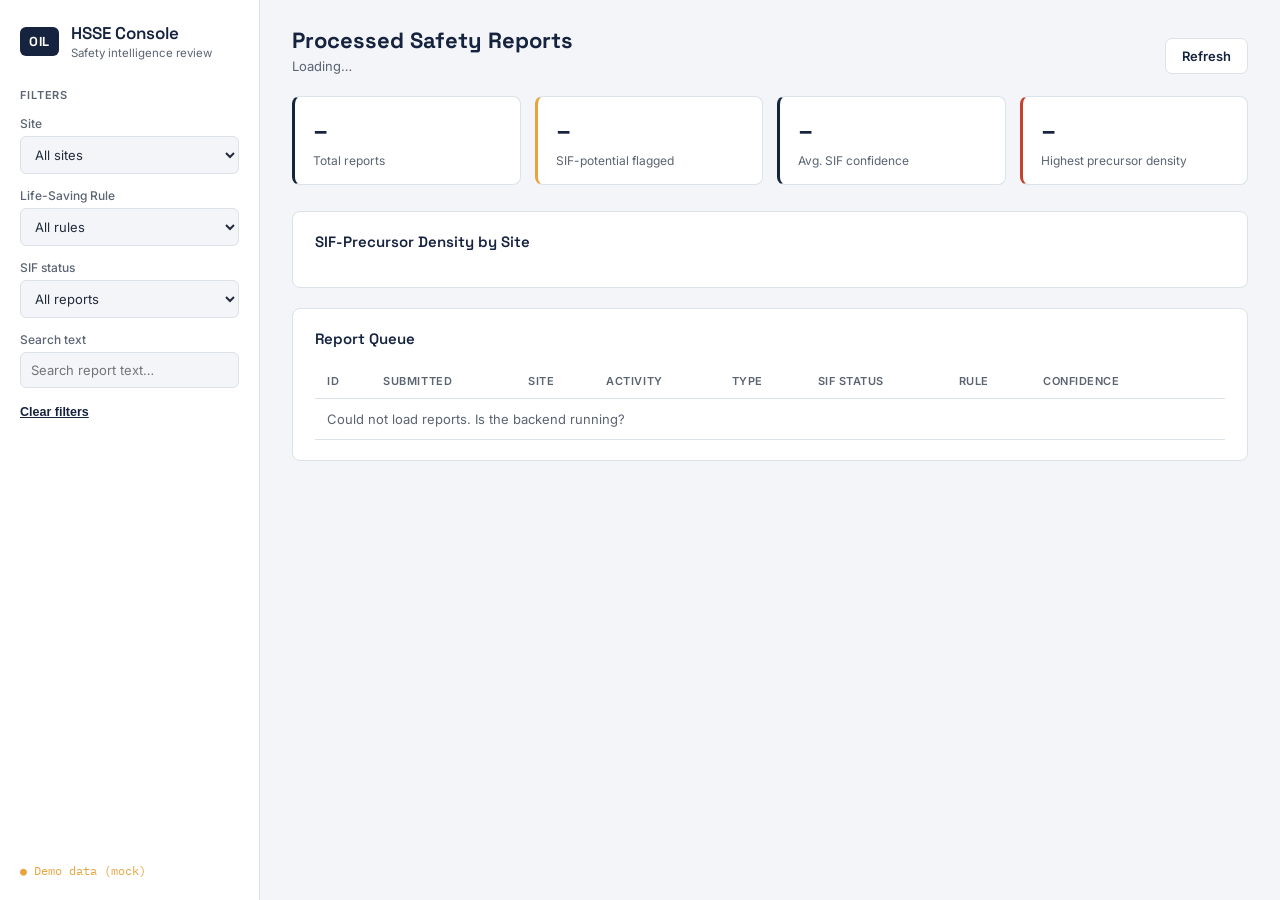
<file: hsse-portal/index.html>
<!DOCTYPE html>
<html lang="en">
<head>
<meta charset="UTF-8" />
<meta name="viewport" content="width=device-width, initial-scale=1.0" />
<title>HSSE Command Console — OIL SIF/NLP System</title>
<link rel="preconnect" href="https://fonts.googleapis.com" />
<link rel="preconnect" href="https://fonts.gstatic.com" crossorigin />
<link href="https://fonts.googleapis.com/css2?family=Space+Grotesk:wght@500;600;700&family=Inter:wght@400;500;600;700&family=IBM+Plex+Mono:wght@500&display=swap" rel="stylesheet" />
<link rel="stylesheet" href="style.css" />
</head>
<body>

  <div class="shell">

    <!--SIDEBAR-->
    <aside class="sidebar">
      <div class="sidebar__brand">
        <span class="sidebar__mark">OIL</span>
        <div>
          <h1>HSSE Console</h1>
          <p>Safety intelligence review</p>
        </div>
      </div>

      <nav class="sidebar__filters">
        <h2>Filters</h2>

        <div class="filter">
          <label for="siteFilter">Site</label>
          <select id="siteFilter">
            <option value="">All sites</option>
          </select>
        </div>

        <div class="filter">
          <label for="ruleFilter">Life-Saving Rule</label>
          <select id="ruleFilter">
            <option value="">All rules</option>
          </select>
        </div>

        <div class="filter">
          <label for="statusFilter">SIF status</label>
          <select id="statusFilter">
            <option value="">All reports</option>
            <option value="sif">SIF-potential only</option>
            <option value="non-sif">Non-SIF only</option>
          </select>
        </div>

        <div class="filter">
          <label for="searchFilter">Search text</label>
          <input type="text" id="searchFilter" placeholder="Search report text…" />
        </div>

        <button type="button" id="clearFilters" class="text-btn">Clear filters</button>
      </nav>

      <div class="sidebar__footer">
        <span id="connStatus" class="conn-status">● Demo data (mock)</span>
      </div>
    </aside>

    <!--MAIN-->
    <main class="main">

      <header class="main__header">
        <div>
          <h2>Processed Safety Reports</h2>
          <p id="reportCount" class="muted">Loading…</p>
        </div>
        <button type="button" id="refreshBtn" class="refresh-btn">Refresh</button>
      </header>

      <!--Stat cards-->
      <section class="stats">
        <div class="stat">
          <span class="stat__value" id="statTotal">–</span>
          <span class="stat__label">Total reports</span>
        </div>
        <div class="stat stat--warn">
          <span class="stat__value" id="statSif">–</span>
          <span class="stat__label">SIF-potential flagged</span>
        </div>
        <div class="stat">
          <span class="stat__value" id="statConfidence">–</span>
          <span class="stat__label">Avg. SIF confidence</span>
        </div>
        <div class="stat stat--critical">
          <span class="stat__value" id="statTopSite">–</span>
          <span class="stat__label">Highest precursor density</span>
        </div>
      </section>

      <!--Site density ranking-->
      <section class="panel">
        <h3 class="panel__title">SIF-Precursor Density by Site</h3>
        <div id="densityChart" class="density-chart"></div>
      </section>

      <!--Reports table-->
      <section class="panel">
        <h3 class="panel__title">Report Queue</h3>
        <div class="table-wrap">
          <table class="report-table">
            <thead>
              <tr>
                <th>ID</th>
                <th>Submitted</th>
                <th>Site</th>
                <th>Activity</th>
                <th>Type</th>
                <th>SIF Status</th>
                <th>Rule</th>
                <th>Confidence</th>
                <th></th>
              </tr>
            </thead>
            <tbody id="reportTableBody">
              <tr><td colspan="9" class="muted">Loading reports…</td></tr>
            </tbody>
          </table>
        </div>
      </section>

    </main>
  </div>

  <!--DETAIL MODAL-->
  <div id="modalOverlay" class="modal-overlay" hidden>
    <div class="modal" role="dialog" aria-modal="true" aria-labelledby="modalTitle">
      <div class="modal__header">
        <h3 id="modalTitle">Report detail</h3>
        <button type="button" id="modalClose" class="modal-close" aria-label="Close">&times;</button>
      </div>
      <div class="modal__body" id="modalBody"></div>
      <div class="modal__footer">
        <button type="button" id="markReviewedBtn" class="submit-btn">Mark as reviewed</button>
      </div>
    </div>
  </div>

  <script src="script.js"></script>
</body>
</html>
</file>
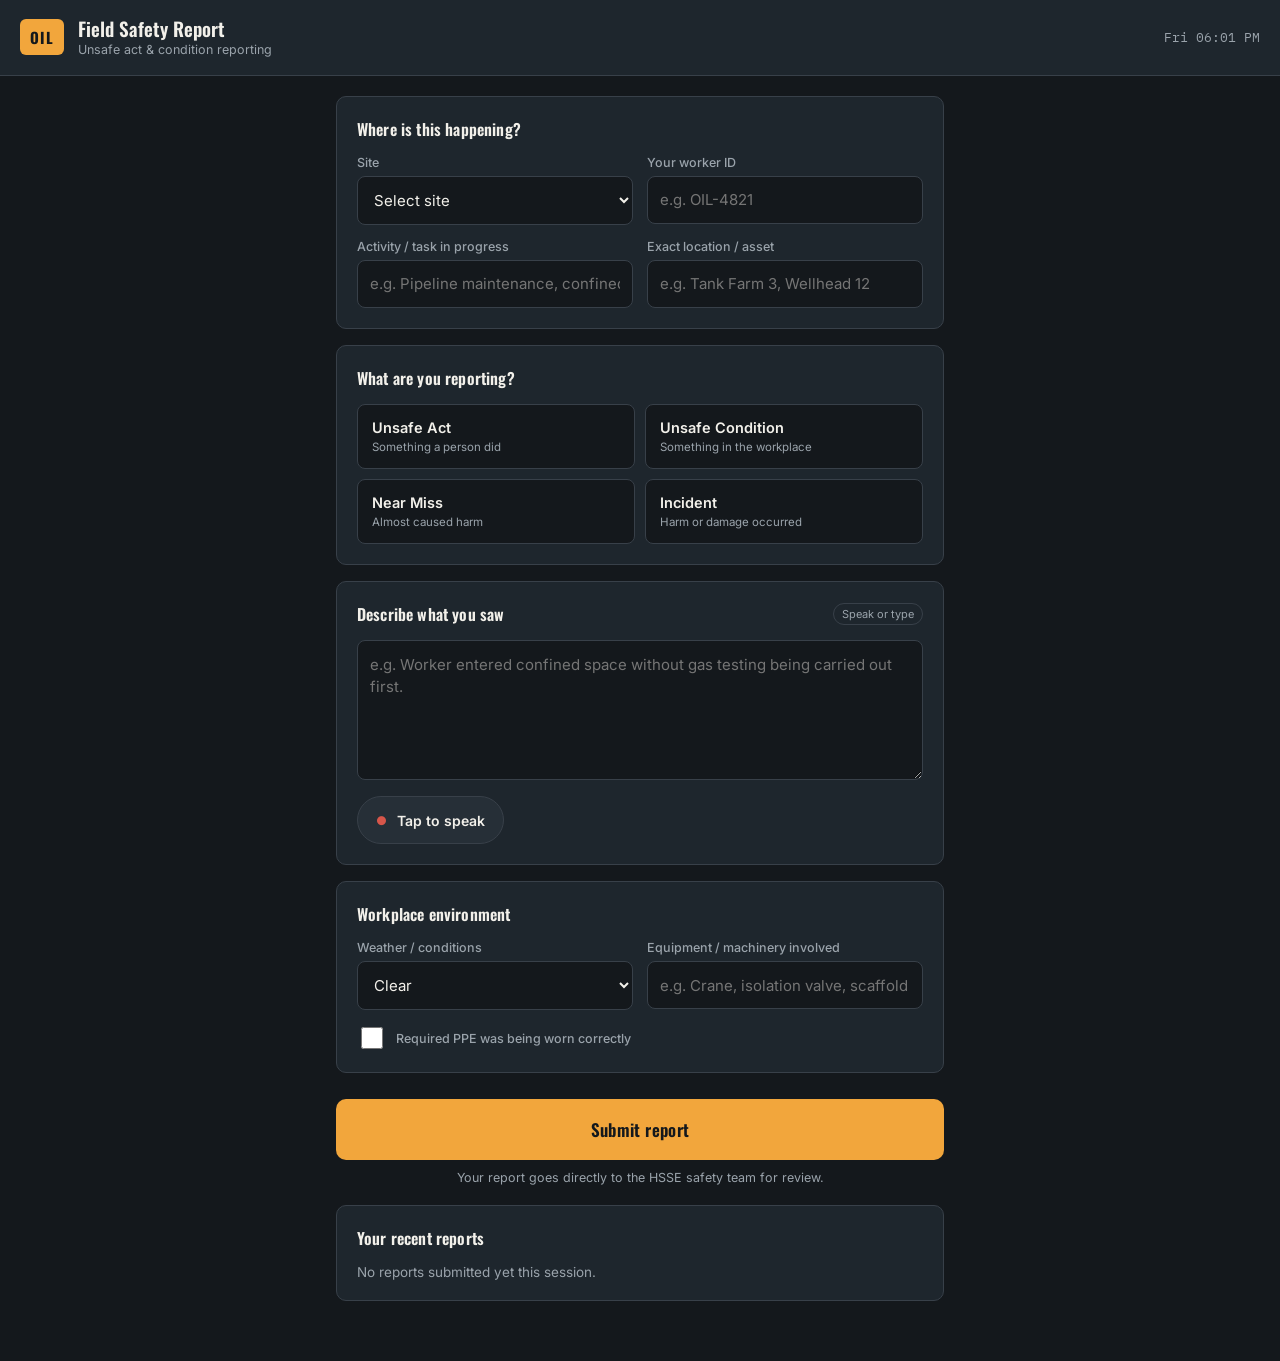
<file: worker-portal/index.html>
<!DOCTYPE html>
<html lang="en">
<head>
<meta charset="UTF-8" />
<meta name="viewport" content="width=device-width, initial-scale=1.0, maximum-scale=1" />
<title>Field Safety Report — OIL SIF/NLP System</title>
<link rel="preconnect" href="https://fonts.googleapis.com" />
<link rel="preconnect" href="https://fonts.gstatic.com" crossorigin />
<link href="https://fonts.googleapis.com/css2?family=Oswald:wght@500;600;700&family=Inter:wght@400;500;600;700&family=IBM+Plex+Mono:wght@500&display=swap" rel="stylesheet" />
<link rel="stylesheet" href="style.css" />
</head>
<body>

  <header class="topbar">
    <div class="topbar__brand">
      <span class="topbar__mark">OIL</span>
      <div class="topbar__titles">
        <h1>Field Safety Report</h1>
        <p>Unsafe act &amp; condition reporting</p>
      </div>
    </div>
    <div class="topbar__meta">
      <span id="clock" class="mono"></span>
    </div>
  </header>

  <main class="wrap">

    <section class="card">
      <h2 class="card__title">Where is this happening?</h2>
      <div class="field-row">
        <div class="field">
          <label for="siteSelect">Site</label>
          <select id="siteSelect" required>
            <option value="" disabled selected>Select site</option>
            <option value="Site A - Duliajan">Site A — Duliajan</option>
            <option value="Site B - Digboi">Site B — Digboi</option>
            <option value="Site C - Numaligarh">Site C — Numaligarh</option>
            <option value="Site D - Moran">Site D — Moran</option>
          </select>
        </div>
        <div class="field">
          <label for="workerId">Your worker ID</label>
          <input type="text" id="workerId" class="mono" placeholder="e.g. OIL-4821" required />
        </div>
      </div>
      <div class="field-row">
        <div class="field">
          <label for="activityInput">Activity / task in progress</label>
          <input type="text" id="activityInput" placeholder="e.g. Pipeline maintenance, confined space entry" required />
        </div>
        <div class="field">
          <label for="locationInput">Exact location / asset</label>
          <input type="text" id="locationInput" placeholder="e.g. Tank Farm 3, Wellhead 12" />
        </div>
      </div>
    </section>

    <!--REPORT TYPE-->
    <section class="card">
      <h2 class="card__title">What are you reporting?</h2>
      <div class="type-grid" id="typeGrid" role="radiogroup" aria-label="Report type">
        <button type="button" class="type-btn" data-value="Unsafe Act" role="radio" aria-checked="false">
          <span class="type-btn__label">Unsafe Act</span>
          <span class="type-btn__hint">Something a person did</span>
        </button>
        <button type="button" class="type-btn" data-value="Unsafe Condition" role="radio" aria-checked="false">
          <span class="type-btn__label">Unsafe Condition</span>
          <span class="type-btn__hint">Something in the workplace</span>
        </button>
        <button type="button" class="type-btn" data-value="Near Miss" role="radio" aria-checked="false">
          <span class="type-btn__label">Near Miss</span>
          <span class="type-btn__hint">Almost caused harm</span>
        </button>
        <button type="button" class="type-btn" data-value="Incident" role="radio" aria-checked="false">
          <span class="type-btn__label">Incident</span>
          <span class="type-btn__hint">Harm or damage occurred</span>
        </button>
      </div>
    </section>

    <!--DESCRIPTION + MIC-->
    <section class="card">
      <div class="card__title-row">
        <h2 class="card__title">Describe what you saw</h2>
        <span class="badge-optional">Speak or type</span>
      </div>

      <div class="describe-box">
        <textarea id="descriptionInput" rows="5"
          placeholder="e.g. Worker entered confined space without gas testing being carried out first."
          required></textarea>

        <div class="mic-row">
          <button type="button" id="micBtn" class="mic-btn">
            <span class="mic-btn__icon" id="micIcon">●</span>
            <span id="micLabel">Tap to speak</span>
          </button>
          <span id="micStatus" class="mic-status"></span>
        </div>
      </div>
    </section>

    <!--ENVIRONMENT DETAILS-->
    <section class="card">
      <h2 class="card__title">Workplace environment</h2>
      <div class="field-row">
        <div class="field">
          <label for="weatherSelect">Weather / conditions</label>
          <select id="weatherSelect">
            <option value="Clear">Clear</option>
            <option value="Rain">Rain</option>
            <option value="Low visibility / fog">Low visibility / fog</option>
            <option value="High wind">High wind</option>
            <option value="Night / low light">Night / low light</option>
          </select>
        </div>
        <div class="field">
          <label for="equipmentInput">Equipment / machinery involved</label>
          <input type="text" id="equipmentInput" placeholder="e.g. Crane, isolation valve, scaffold" />
        </div>
      </div>

      <div class="field checkbox-field">
        <label class="checkbox-label">
          <input type="checkbox" id="ppeCheckbox" />
          <span>Required PPE was being worn correctly</span>
        </label>
      </div>
    </section>
    
    <section class="submit-section">
      <button type="button" id="submitBtn" class="submit-btn">Submit report</button>
      <p class="submit-note">Your report goes directly to the HSSE safety team for review.</p>
    </section>

    <div id="toast" class="toast" hidden></div>

    <section class="card recent-card">
      <h2 class="card__title">Your recent reports</h2>
      <ul id="recentList" class="recent-list">
        <li class="recent-empty">No reports submitted yet this session.</li>
      </ul>
    </section>

  </main>

  <script src="script.js"></script>
</body>
</html>
</file>
<file: hsse-portal/style.css>
:root {
  --bg: #f3f5f8;
  --panel: #ffffff;
  --line: #dce2ea;
  --ink: #16233f;
  --text: #232b3a;
  --text-dim: #5b6472;
  --amber: #e8a33d;
  --amber-bg: #fdf1dd;
  --red: #c4432e;
  --red-bg: #f8e7e5;
  --green: #2e8b57;
  --green-bg: #e3f2e8;
  --radius: 8px;
  --font-head: "Space Grotesk", sans-serif;
  --font-body: "Inter", sans-serif;
  --font-mono: "IBM Plex Mono", monospace;
}

* { box-sizing: border-box; }

html, body {
  margin: 0;
  padding: 0;
  background: var(--bg);
  color: var(--text);
  font-family: var(--font-body);
  font-size: 14px;
}

.mono { font-family: var(--font-mono); }
.muted { color: var(--text-dim); }

/*Shell layout*/
.shell {
  display: grid;
  grid-template-columns: 260px 1fr;
  min-height: 100vh;
}

/*Sidebar*/
.sidebar {
  background: var(--panel);
  border-right: 1px solid var(--line);
  padding: 22px 20px;
  display: flex;
  flex-direction: column;
  gap: 28px;
}

.sidebar__brand { display: flex; align-items: center; gap: 12px; }
.sidebar__mark {
  font-family: var(--font-head);
  font-weight: 700;
  font-size: 13px;
  letter-spacing: 0.05em;
  color: #fff;
  background: var(--ink);
  padding: 6px 9px;
  border-radius: 6px;
}
.sidebar__brand h1 {
  font-family: var(--font-head);
  font-size: 17px;
  font-weight: 600;
  margin: 0;
  color: var(--ink);
}
.sidebar__brand p {
  font-size: 11.5px;
  color: var(--text-dim);
  margin: 2px 0 0;
}

.sidebar__filters h2 {
  font-size: 11px;
  text-transform: uppercase;
  letter-spacing: 0.08em;
  color: var(--text-dim);
  margin: 0 0 14px;
  font-weight: 600;
}

.filter { display: flex; flex-direction: column; gap: 5px; margin-bottom: 14px; }
.filter label { font-size: 12px; color: var(--text-dim); font-weight: 500; }
.filter select,
.filter input {
  border: 1px solid var(--line);
  border-radius: 6px;
  padding: 9px 10px;
  font-size: 13px;
  font-family: var(--font-body);
  background: var(--bg);
  color: var(--text);
}
.filter select:focus,
.filter input:focus { outline: none; border-color: var(--ink); }

.text-btn {
  background: none;
  border: none;
  color: var(--ink);
  font-size: 12.5px;
  font-weight: 600;
  text-decoration: underline;
  cursor: pointer;
  padding: 0;
  text-align: left;
}

.sidebar__footer { margin-top: auto; }
.conn-status {
  font-size: 11.5px;
  font-family: var(--font-mono);
  color: var(--amber);
}
.conn-status.live { color: var(--green); }

/*Main*/
.main { padding: 26px 32px 60px; max-width: 1180px; }

.main__header {
  display: flex;
  align-items: flex-end;
  justify-content: space-between;
  margin-bottom: 22px;
}
.main__header h2 {
  font-family: var(--font-head);
  font-size: 22px;
  margin: 0;
  color: var(--ink);
}
.main__header p { margin: 4px 0 0; font-size: 13px; }

.refresh-btn {
  background: var(--panel);
  border: 1px solid var(--line);
  color: var(--ink);
  padding: 9px 16px;
  border-radius: 7px;
  font-family: var(--font-body);
  font-weight: 600;
  font-size: 13px;
  cursor: pointer;
}
.refresh-btn:hover { border-color: var(--ink); }

/*Stat cards*/
.stats {
  display: grid;
  grid-template-columns: repeat(4, 1fr);
  gap: 14px;
  margin-bottom: 26px;
}
.stat {
  background: var(--panel);
  border: 1px solid var(--line);
  border-left: 3px solid var(--ink);
  border-radius: var(--radius);
  padding: 16px 18px;
  display: flex;
  flex-direction: column;
  gap: 6px;
}
.stat--warn { border-left-color: var(--amber); }
.stat--critical { border-left-color: var(--red); }

.stat__value {
  font-family: var(--font-head);
  font-size: 26px;
  font-weight: 600;
  color: var(--ink);
}
.stat__label { font-size: 12px; color: var(--text-dim); }

/*Panels*/
.panel {
  background: var(--panel);
  border: 1px solid var(--line);
  border-radius: var(--radius);
  padding: 20px 22px;
  margin-bottom: 20px;
}
.panel__title {
  font-family: var(--font-head);
  font-size: 15px;
  font-weight: 600;
  color: var(--ink);
  margin: 0 0 16px;
}

/*Density chart*/
.density-chart { display: flex; flex-direction: column; gap: 12px; }
.density-row { display: grid; grid-template-columns: 140px 1fr 60px; align-items: center; gap: 12px; }
.density-row__label { font-size: 12.5px; font-weight: 500; }
.density-row__track { background: var(--bg); border-radius: 5px; height: 12px; overflow: hidden; }
.density-row__fill { height: 100%; background: var(--ink); border-radius: 5px; }
.density-row__fill.high { background: var(--red); }
.density-row__fill.med { background: var(--amber); }
.density-row__value { font-size: 12px; font-family: var(--font-mono); color: var(--text-dim); text-align: right; }

/*Table*/
.table-wrap { overflow-x: auto; }
.report-table { width: 100%; border-collapse: collapse; font-size: 13px; }
.report-table th {
  text-align: left;
  font-size: 11px;
  text-transform: uppercase;
  letter-spacing: 0.05em;
  color: var(--text-dim);
  font-weight: 600;
  padding: 10px 12px;
  border-bottom: 1px solid var(--line);
  white-space: nowrap;
}
.report-table td {
  padding: 12px;
  border-bottom: 1px solid var(--line);
  vertical-align: middle;
  white-space: nowrap;
}
.report-table tbody tr:hover { background: var(--bg); }

.pill {
  display: inline-block;
  font-size: 11.5px;
  font-weight: 600;
  padding: 4px 10px;
  border-radius: 20px;
}
.pill--sif { background: var(--red-bg); color: var(--red); }
.pill--nonsif { background: var(--green-bg); color: var(--green); }
.pill--rule { background: var(--amber-bg); color: #8a5c14; font-weight: 500; }
.pill--none { background: var(--bg); color: var(--text-dim); font-weight: 500; }

.view-btn {
  background: none;
  border: 1px solid var(--line);
  color: var(--ink);
  padding: 6px 12px;
  border-radius: 6px;
  font-size: 12px;
  font-weight: 600;
  cursor: pointer;
}
.view-btn:hover { border-color: var(--ink); }

/*Modal*/
.modal-overlay {
  position: fixed;
  inset: 0;
  background: rgba(15, 23, 32, 0.5);
  display: flex;
  align-items: center;
  justify-content: center;
  z-index: 100;
  padding: 20px;
}
.modal-overlay[hidden] {
  display: none !important;
}
.modal {
  background: var(--panel);
  border-radius: 12px;
  max-width: 560px;
  width: 100%;
  max-height: 86vh;
  display: flex;
  flex-direction: column;
  overflow: hidden;
}
.modal__header {
  display: flex;
  align-items: center;
  justify-content: space-between;
  padding: 18px 22px;
  border-bottom: 1px solid var(--line);
}
.modal__header h3 { margin: 0; font-family: var(--font-head); font-size: 16px; color: var(--ink); }
.modal-close {
  background: none; border: none; font-size: 22px; line-height: 1;
  color: var(--text-dim); cursor: pointer;
}
.modal__body { padding: 20px 22px; overflow-y: auto; font-size: 13.5px; line-height: 1.6; }
.modal__body dt { font-size: 11px; text-transform: uppercase; letter-spacing: 0.05em; color: var(--text-dim); margin-top: 14px; }
.modal__body dt:first-child { margin-top: 0; }
.modal__body dd { margin: 4px 0 0; color: var(--text); }
.modal__footer { padding: 16px 22px; border-top: 1px solid var(--line); }

.submit-btn {
  background: var(--ink);
  color: #fff;
  border: none;
  border-radius: 7px;
  padding: 11px 18px;
  font-family: var(--font-body);
  font-weight: 600;
  font-size: 13.5px;
  cursor: pointer;
}
.submit-btn:disabled { opacity: 0.5; cursor: not-allowed; }

.keyword-tag {
  display: inline-block;
  background: var(--amber-bg);
  color: #8a5c14;
  font-size: 11.5px;
  font-weight: 500;
  padding: 3px 9px;
  border-radius: 20px;
  margin: 3px 4px 0 0;
}

/*Responsive*/
@media (max-width: 980px) {
  .shell { grid-template-columns: 1fr; }
  .sidebar { flex-direction: row; flex-wrap: wrap; border-right: none; border-bottom: 1px solid var(--line); }
  .sidebar__filters { display: grid; grid-template-columns: repeat(2, 1fr); gap: 10px; width: 100%; }
  .stats { grid-template-columns: repeat(2, 1fr); }
}

:focus-visible { outline: 2px solid var(--ink); outline-offset: 2px; }
</file>
<file: worker-portal/style.css>
:root {
  --ink: #14181c;
  --panel: #1e262d;
  --panel-raised: #262f37;
  --line: #384049;
  --text: #f2f0ea;
  --text-dim: #9aa3ab;
  --amber: #f2a63c;
  --amber-dim: #7a5a26;
  --red: #d6564a;
  --green: #4caf6d;
  --radius: 10px;
  --font-head: "Oswald", sans-serif;
  --font-body: "Inter", sans-serif;
  --font-mono: "IBM Plex Mono", monospace;
}

* { box-sizing: border-box; }

html, body {
  margin: 0;
  padding: 0;
  background: var(--ink);
  color: var(--text);
  font-family: var(--font-body);
  -webkit-tap-highlight-color: transparent;
}

.mono { font-family: var(--font-mono); }

/*Topbar*/
.topbar {
  display: flex;
  align-items: center;
  justify-content: space-between;
  padding: 18px 20px;
  background: var(--panel);
  border-bottom: 1px solid var(--line);
  position: sticky;
  top: 0;
  z-index: 10;
}
.topbar__brand { display: flex; align-items: center; gap: 14px; }
.topbar__mark {
  font-family: var(--font-head);
  font-weight: 700;
  font-size: 15px;
  letter-spacing: 0.06em;
  color: var(--ink);
  background: var(--amber);
  padding: 7px 10px;
  border-radius: 6px;
}
.topbar__titles h1 {
  font-family: var(--font-head);
  font-weight: 600;
  font-size: 19px;
  margin: 0;
  line-height: 1.15;
}
.topbar__titles p {
  margin: 2px 0 0;
  font-size: 12.5px;
  color: var(--text-dim);
}
.topbar__meta { font-size: 13px; color: var(--text-dim); }

/*Layout*/
.wrap {
  max-width: 640px;
  margin: 0 auto;
  padding: 20px 16px 60px;
}

.card {
  background: var(--panel);
  border: 1px solid var(--line);
  border-radius: var(--radius);
  padding: 20px;
  margin-bottom: 16px;
}

.card__title {
  font-family: var(--font-head);
  font-weight: 600;
  font-size: 16px;
  margin: 0 0 14px;
  letter-spacing: 0.01em;
}

.card__title-row {
  display: flex;
  align-items: center;
  justify-content: space-between;
  margin-bottom: 14px;
}
.card__title-row .card__title { margin: 0; }

.badge-optional {
  font-size: 11px;
  color: var(--text-dim);
  border: 1px solid var(--line);
  padding: 3px 8px;
  border-radius: 20px;
}

/*Fields*/
.field-row {
  display: grid;
  grid-template-columns: 1fr 1fr;
  gap: 14px;
  margin-bottom: 14px;
}
.field-row:last-child { margin-bottom: 0; }

.field { display: flex; flex-direction: column; gap: 6px; }

.field label {
  font-size: 12.5px;
  color: var(--text-dim);
  font-weight: 500;
}

.field input,
.field select,
textarea {
  background: var(--ink);
  border: 1.5px solid var(--line);
  border-radius: 8px;
  color: var(--text);
  font-family: var(--font-body);
  font-size: 15px;
  padding: 13px 12px;
  min-height: 48px;
  width: 100%;
}

.field input:focus,
.field select:focus,
textarea:focus {
  outline: none;
  border-color: var(--amber);
}

.checkbox-field { flex-direction: row; }
.checkbox-label {
  display: flex;
  align-items: center;
  gap: 10px;
  font-size: 14px;
  color: var(--text);
  cursor: pointer;
}
.checkbox-label input {
  width: 22px;
  height: 22px;
  min-height: unset;
  accent-color: var(--amber);
  cursor: pointer;
}

/*Report type buttons*/
.type-grid {
  display: grid;
  grid-template-columns: 1fr 1fr;
  gap: 10px;
}
.type-btn {
  display: flex;
  flex-direction: column;
  align-items: flex-start;
  gap: 4px;
  background: var(--ink);
  border: 1.5px solid var(--line);
  border-radius: 8px;
  padding: 14px;
  color: var(--text);
  cursor: pointer;
  min-height: 64px;
  text-align: left;
  font-family: var(--font-body);
  transition: border-color 0.12s ease, background 0.12s ease;
}
.type-btn__label { font-weight: 600; font-size: 14.5px; }
.type-btn__hint { font-size: 11.5px; color: var(--text-dim); }

.type-btn[aria-checked="true"] {
  border-color: var(--amber);
  background: var(--amber-dim);
}
.type-btn[aria-checked="true"] .type-btn__hint { color: #e8d5ae; }

/*Describe + mic*/
.describe-box textarea { resize: vertical; min-height: 120px; line-height: 1.5; }

.mic-row {
  display: flex;
  align-items: center;
  gap: 12px;
  margin-top: 12px;
}

.mic-btn {
  display: flex;
  align-items: center;
  gap: 10px;
  background: var(--panel-raised);
  border: 1.5px solid var(--line);
  color: var(--text);
  padding: 12px 18px;
  border-radius: 30px;
  font-family: var(--font-body);
  font-weight: 600;
  font-size: 14px;
  cursor: pointer;
  min-height: 48px;
}
.mic-btn__icon {
  color: var(--red);
  font-size: 12px;
  transition: transform 0.15s ease;
}
.mic-btn.recording {
  border-color: var(--red);
  background: #3a2321;
}
.mic-btn.recording .mic-btn__icon {
  animation: pulse 1s infinite ease-in-out;
}
@keyframes pulse {
  0%, 100% { transform: scale(1); opacity: 1; }
  50% { transform: scale(1.4); opacity: 0.5; }
}
.mic-status { font-size: 12.5px; color: var(--text-dim); }

/*Submit*/
.submit-section {
  text-align: center;
  margin: 26px 0 20px;
}
.submit-btn {
  width: 100%;
  background: var(--amber);
  color: var(--ink);
  border: none;
  border-radius: 10px;
  padding: 18px;
  font-family: var(--font-head);
  font-weight: 600;
  font-size: 17px;
  letter-spacing: 0.02em;
  cursor: pointer;
  min-height: 58px;
}
.submit-btn:active { transform: translateY(1px); }
.submit-btn:disabled {
  opacity: 0.5;
  cursor: not-allowed;
}
.submit-note {
  color: var(--text-dim);
  font-size: 12.5px;
  margin: 10px 0 0;
}

/*Toast*/
.toast {
  position: fixed;
  left: 50%;
  bottom: 24px;
  transform: translateX(-50%);
  background: var(--green);
  color: #0d1f14;
  font-weight: 600;
  font-size: 14px;
  padding: 14px 22px;
  border-radius: 10px;
  box-shadow: 0 8px 24px rgba(0,0,0,0.4);
  z-index: 50;
}
.toast.error { background: var(--red); color: #2a0d0a; }

/*Recent list*/
.recent-card { margin-bottom: 0; }
.recent-list { list-style: none; margin: 0; padding: 0; display: flex; flex-direction: column; gap: 10px; }
.recent-empty { color: var(--text-dim); font-size: 13.5px; }

.recent-item {
  display: flex;
  justify-content: space-between;
  align-items: center;
  gap: 10px;
  padding: 12px 14px;
  border: 1px solid var(--line);
  border-radius: 8px;
  background: var(--ink);
}
.recent-item__main { display: flex; flex-direction: column; gap: 3px; min-width: 0; }
.recent-item__type { font-size: 13.5px; font-weight: 600; }
.recent-item__desc {
  font-size: 12.5px;
  color: var(--text-dim);
  white-space: nowrap;
  overflow: hidden;
  text-overflow: ellipsis;
  max-width: 320px;
}
.recent-item__status {
  font-size: 11px;
  font-family: var(--font-mono);
  color: var(--text-dim);
  border: 1px solid var(--line);
  padding: 4px 9px;
  border-radius: 20px;
  white-space: nowrap;
}

/*Responsive*/
@media (max-width: 480px) {
  .field-row { grid-template-columns: 1fr; }
  .type-grid { grid-template-columns: 1fr; }
  .recent-item__desc { max-width: 160px; }
}

/*Accessibility*/
:focus-visible { outline: 2px solid var(--amber); outline-offset: 2px; }

@media (prefers-reduced-motion: reduce) {
  .mic-btn.recording .mic-btn__icon { animation: none; }
}
</file>
